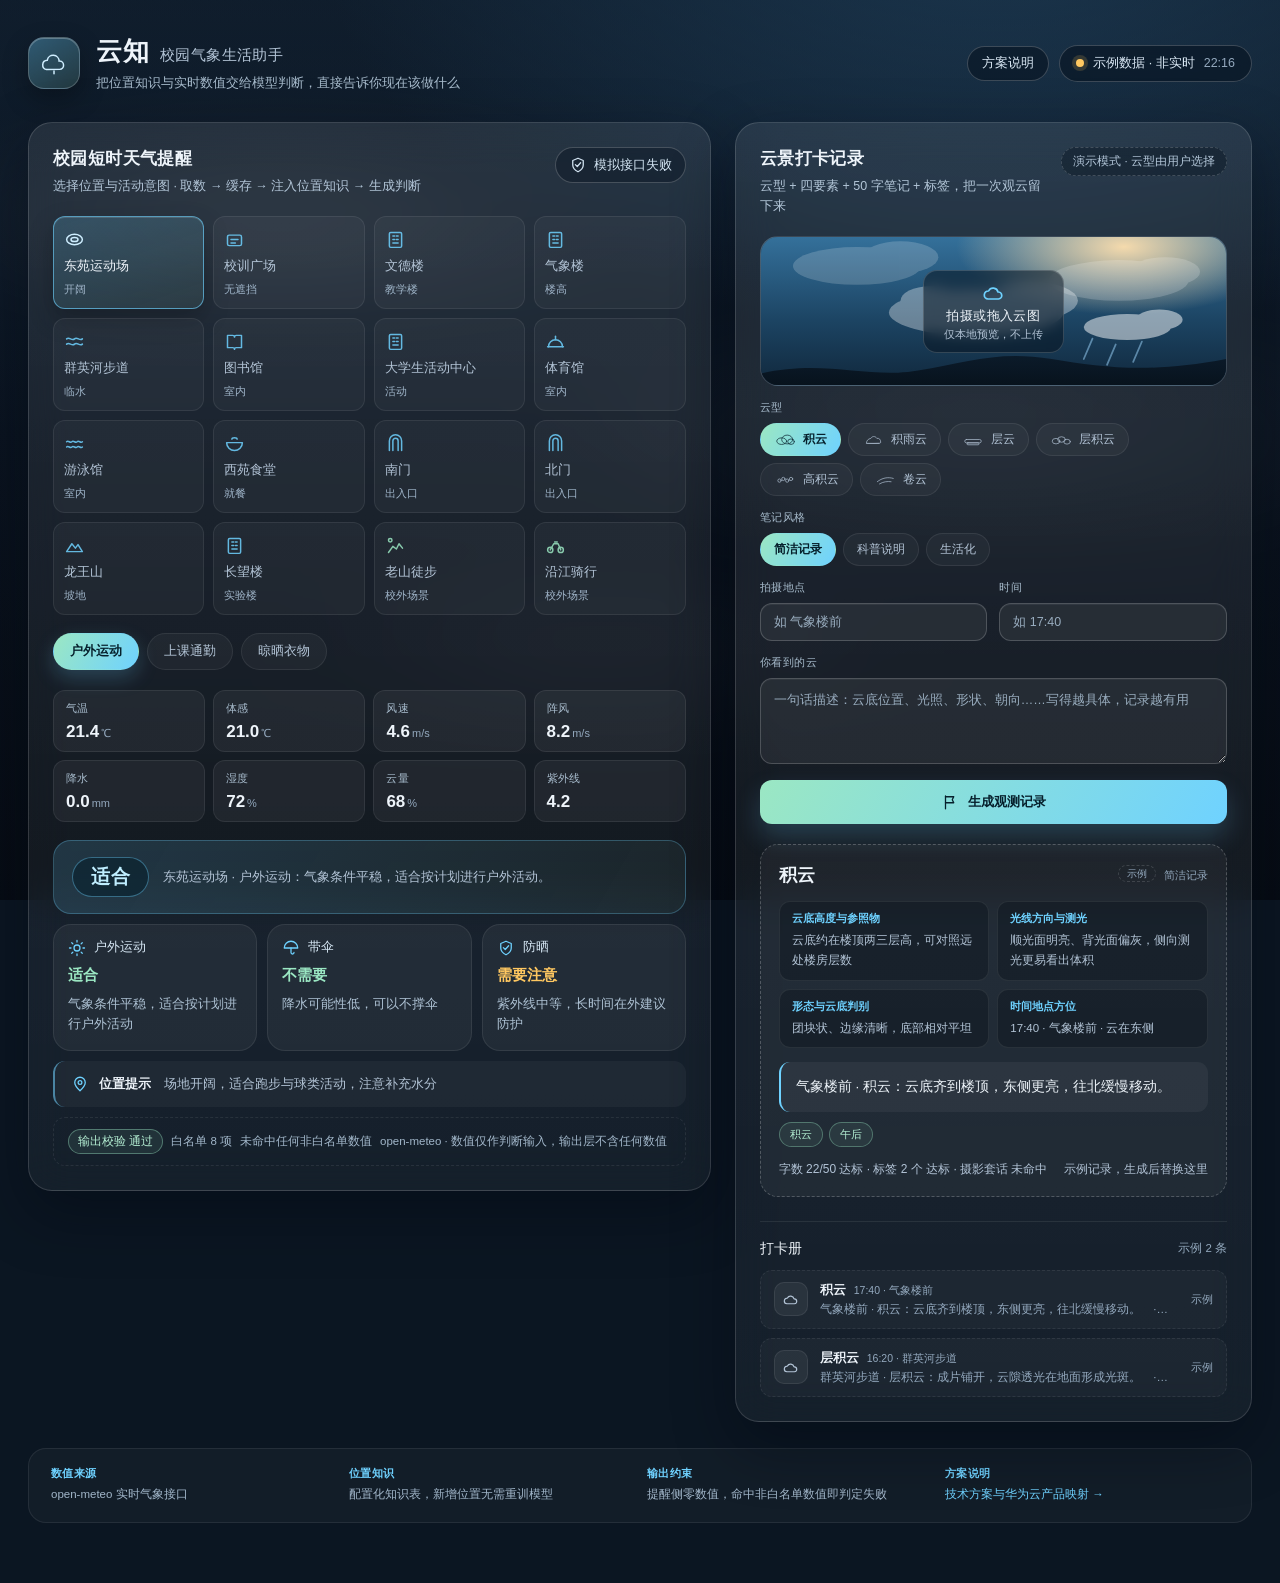
<file: index.html>
<!DOCTYPE html>
<html lang="zh-CN">
<head>
<meta charset="utf-8">
<meta name="viewport" content="width=device-width, initial-scale=1">
<title>云知 · 校园气象生活助手</title>
<meta name="description" content="位置级天气决策与云景观测记录的校园气象助手">
<link rel="icon" href="favicon.svg" type="image/svg+xml">
<link rel="stylesheet" href="css/style.css">
</head>
<body data-scene="cloudy">

<svg class="sprite" aria-hidden="true">
  <symbol id="i-field" viewBox="0 0 24 24"><ellipse cx="12" cy="12" rx="9" ry="6"/><ellipse cx="12" cy="12" rx="4" ry="2.4"/></symbol>
  <symbol id="i-square" viewBox="0 0 24 24"><rect x="4" y="7" width="16" height="12" rx="2"/><path d="M8 12h8M8 16h5"/></symbol>
  <symbol id="i-building" viewBox="0 0 24 24"><rect x="5" y="4" width="14" height="17" rx="1.5"/><path d="M9 8h2M13 8h2M9 12h2M13 12h2M9 16h6"/></symbol>
  <symbol id="i-river" viewBox="0 0 24 24"><path d="M3 9c3-3 6 3 9 0s6 3 9 0"/><path d="M3 15c3-3 6 3 9 0s6 3 9 0"/></symbol>
  <symbol id="i-book" viewBox="0 0 24 24"><path d="M4 5h6a2 2 0 0 1 2 2 2 2 0 0 1 2-2h6v14h-6a2 2 0 0 0-2 2 2 2 0 0 0-2-2H4z"/></symbol>
  <symbol id="i-dome" viewBox="0 0 24 24"><path d="M4 18a8 8 0 0 1 16 0"/><path d="M3 18h18"/><path d="M12 6v4"/></symbol>
  <symbol id="i-wave" viewBox="0 0 24 24"><path d="M3 10c2-2 4 2 6 0s4 2 6 0 4 2 6 0"/><path d="M3 16c2-2 4 2 6 0s4 2 6 0 4 2 6 0"/></symbol>
  <symbol id="i-bowl" viewBox="0 0 24 24"><path d="M3 11h18a9 9 0 0 1-18 0z"/><path d="M9 7c0-2 6-2 6 0"/></symbol>
  <symbol id="i-gate" viewBox="0 0 24 24"><path d="M5 20V9a7 7 0 0 1 14 0v11"/><path d="M9 20V9a3 3 0 0 1 6 0v11"/></symbol>
  <symbol id="i-hill" viewBox="0 0 24 24"><path d="M3 19l6-9 4 5 3-4 5 8z"/></symbol>
  <symbol id="i-trail" viewBox="0 0 24 24"><path d="M4 20l5-7 4 3 3-6 4 5"/><circle cx="6" cy="6" r="2"/></symbol>
  <symbol id="i-ride" viewBox="0 0 24 24"><circle cx="6" cy="17" r="3"/><circle cx="18" cy="17" r="3"/><path d="M6 17l4-7h5l3 7"/><path d="M11 8h3"/></symbol>
  <symbol id="i-sun" viewBox="0 0 24 24"><circle cx="12" cy="12" r="4"/><path d="M12 2v2M12 20v2M2 12h2M20 12h2M5 5l1.5 1.5M17.5 17.5L19 19M19 5l-1.5 1.5M6.5 17.5L5 19"/></symbol>
  <symbol id="i-cloud" viewBox="0 0 24 24"><path d="M7 18a4 4 0 0 1 .6-8A5 5 0 0 1 17 11a3.5 3.5 0 0 1 .5 7z"/></symbol>
  <symbol id="i-umbrella" viewBox="0 0 24 24"><path d="M3 12a9 9 0 0 1 18 0z"/><path d="M12 12v6a2 2 0 0 0 4 0"/></symbol>
  <symbol id="i-shield" viewBox="0 0 24 24"><path d="M12 3l7 3v6c0 4-3 7-7 9-4-2-7-5-7-9V6z"/><path d="M8.5 11.5l2.5 2.5 4.5-5"/></symbol>
  <symbol id="i-flag" viewBox="0 0 24 24"><path d="M6 21V4"/><path d="M6 5h11l-2 4 2 4H6"/></symbol>
  <symbol id="i-pin" viewBox="0 0 24 24"><path d="M12 21s7-6.4 7-11a7 7 0 1 0-14 0c0 4.6 7 11 7 11z"/><circle cx="12" cy="10" r="2.5"/></symbol>
</svg>

<div class="sky" aria-hidden="true">
  <div class="sun-orb"></div>
  <div class="cloud-band band-1"></div>
  <div class="cloud-band band-2"></div>
  <div class="cloud-band band-3"></div>
  <div class="rain-veil"></div>
  <div class="stars"></div>
</div>

<div class="app">

  <header class="topbar">
    <div class="brand">
      <div class="brand-mark">
        <svg viewBox="0 0 32 32" fill="none" stroke="currentColor" stroke-width="1.6" stroke-linecap="round">
          <path d="M8 23a5 5 0 0 1 .8-9.9A6.4 6.4 0 0 1 21.5 14a4.4 4.4 0 0 1 .6 8.8z"/>
          <path d="M16 27.5v-3"/>
        </svg>
      </div>
      <div class="brand-text">
        <h1>云知<span>校园气象生活助手</span></h1>
        <p>把位置知识与实时数值交给模型判断，直接告诉你现在该做什么</p>
      </div>
    </div>
    <div class="top-actions">
      <a class="top-link" href="about.html">方案说明</a>
      <div class="status" id="statusBar">
        <span class="dot" id="dataDot"></span>
        <span id="dataState">正在获取实时气象数据</span>
        <time id="dataTime">--:--</time>
      </div>
    </div>
  </header>

  <main>

    <section class="stage stage-advice" id="stageAdvice">
      <div class="stage-head">
        <div>
          <h2>校园短时天气提醒</h2>
          <p>选择位置与活动意图 · 取数 → 缓存 → 注入位置知识 → 生成判断</p>
        </div>
        <div class="stage-tools">
          <button class="btn-ghost" id="degradeBtn" type="button">
            <svg class="icon"><use href="#i-shield"></use></svg>
            <span id="degradeLabel">模拟接口失败</span>
          </button>
        </div>
      </div>

      <div class="loc-grid" id="locGrid" role="group" aria-label="选择位置"></div>

      <div class="intent-row" id="intentRow" role="group" aria-label="选择活动意图"></div>

      <div class="metrics" id="metrics"></div>

      <div class="verdict" id="verdict"></div>
    </section>

    <section class="stage stage-cloud" id="stageCloud">
      <div class="stage-head">
        <div>
          <h2>云景打卡记录</h2>
          <p>云型 + 四要素 + 50 字笔记 + 标签，把一次观云留下来</p>
        </div>
        <div class="stage-tools">
          <span class="mode-tag">演示模式 · 云型由用户选择</span>
        </div>
      </div>

      <div class="cloud-work">
        <div class="cloud-form">

          <div class="upload-row">
            <label class="drop" id="dropZone" for="fileInput">
              <svg class="drop-art" viewBox="0 0 320 130" preserveAspectRatio="xMidYMid slice" aria-hidden="true">
                <defs>
                  <linearGradient id="dropSky" x1="0" y1="0" x2="0" y2="1">
                    <stop offset="0" stop-color="#3a7ba8"/>
                    <stop offset="0.55" stop-color="#1c4463"/>
                    <stop offset="1" stop-color="#0d1f30"/>
                  </linearGradient>
                  <radialGradient id="dropSun" cx="0.78" cy="0.16" r="0.36">
                    <stop offset="0" stop-color="#ffe0ae" stop-opacity="0.95"/>
                    <stop offset="1" stop-color="#ffe0ae" stop-opacity="0"/>
                  </radialGradient>
                  <linearGradient id="dropGround" x1="0" y1="0" x2="0" y2="1">
                    <stop offset="0" stop-color="#0a1826" stop-opacity="0.9"/>
                    <stop offset="1" stop-color="#050d14"/>
                  </linearGradient>
                </defs>
                <rect width="320" height="130" fill="url(#dropSky)"/>
                <rect width="320" height="130" fill="url(#dropSun)"/>
                <g fill="#ffffff" opacity="0.18">
                  <ellipse cx="66" cy="34" rx="44" ry="13"/>
                  <ellipse cx="96" cy="28" rx="26" ry="11"/>
                  <ellipse cx="246" cy="44" rx="48" ry="14"/>
                  <ellipse cx="278" cy="38" rx="24" ry="10"/>
                </g>
                <g fill="#ffffff" opacity="0.34">
                  <ellipse cx="148" cy="66" rx="60" ry="16"/>
                  <ellipse cx="186" cy="58" rx="32" ry="13"/>
                  <ellipse cx="116" cy="58" rx="20" ry="10"/>
                </g>
                <g fill="#ffffff" opacity="0.5">
                  <ellipse cx="252" cy="76" rx="30" ry="9"/>
                  <ellipse cx="274" cy="71" rx="16" ry="7"/>
                </g>
                <path d="M0 108c44-10 74 4 108-2s56-14 92-8 68 10 120 0v32H0z" fill="url(#dropGround)"/>
                <g stroke="#9fd8ff" stroke-width="1.2" stroke-linecap="round" opacity="0.5">
                  <path d="M228 84l-6 14"/><path d="M244 88l-6 14"/><path d="M262 86l-6 14"/>
                </g>
              </svg>
              <span class="drop-content">
                <svg class="icon"><use href="#i-cloud"></use></svg>
                <span class="drop-title">拍摄或拖入云图</span>
                <span class="drop-sub">仅本地预览，不上传</span>
              </span>
              <img id="previewImg" alt="">
            </label>
            <input type="file" id="fileInput" accept="image/*" hidden>
          </div>

          <div class="field">
            <span class="field-label">云型</span>
            <div class="chip-grid" id="cloudTypes" role="group" aria-label="选择云型"></div>
          </div>

          <div class="field">
            <span class="field-label">笔记风格</span>
            <div class="chip-grid" id="styles" role="group" aria-label="选择笔记风格"></div>
          </div>

          <div class="field two-col">
            <label>
              <span class="field-label">拍摄地点</span>
              <input type="text" id="cloudPlace" placeholder="如 气象楼前" autocomplete="off">
            </label>
            <label>
              <span class="field-label">时间</span>
              <input type="text" id="cloudTime" placeholder="如 17:40" autocomplete="off">
            </label>
          </div>

          <div class="field">
            <span class="field-label">你看到的云</span>
            <textarea id="cloudDesc" rows="3" placeholder="一句话描述：云底位置、光照、形状、朝向……写得越具体，记录越有用"></textarea>
          </div>

          <button class="btn-primary" id="genRecord" type="button">
            <svg class="icon"><use href="#i-flag"></use></svg>
            生成观测记录
          </button>
        </div>

        <div class="record-out" id="recordOut">
          <div class="empty-state">
            <svg class="icon big"><use href="#i-cloud"></use></svg>
            <p>填写后自动生成结构化记录</p>
            <span>四要素 · 50 字笔记 · 标签</span>
          </div>
        </div>
      </div>

      <div class="album-head">
        <h3>打卡册</h3>
        <span id="albumCount">0 条记录</span>
      </div>
      <div class="album" id="album"></div>
    </section>

  </main>

  <footer class="foot">
    <div class="foot-item"><b>数值来源</b><span id="srcLine">open-meteo 实时气象接口</span></div>
    <div class="foot-item"><b>位置知识</b><span>配置化知识表，新增位置无需重训模型</span></div>
    <div class="foot-item"><b>输出约束</b><span>提醒侧零数值，命中非白名单数值即判定失败</span></div>
    <div class="foot-item"><b>方案说明</b><a class="foot-link" href="about.html">技术方案与华为云产品映射 →</a></div>
  </footer>

</div>

<script src="js/data.js"></script>
<script src="js/weather.js"></script>
<script src="js/engine.js"></script>
<script src="js/app.js"></script>
</body>
</html>
</file>
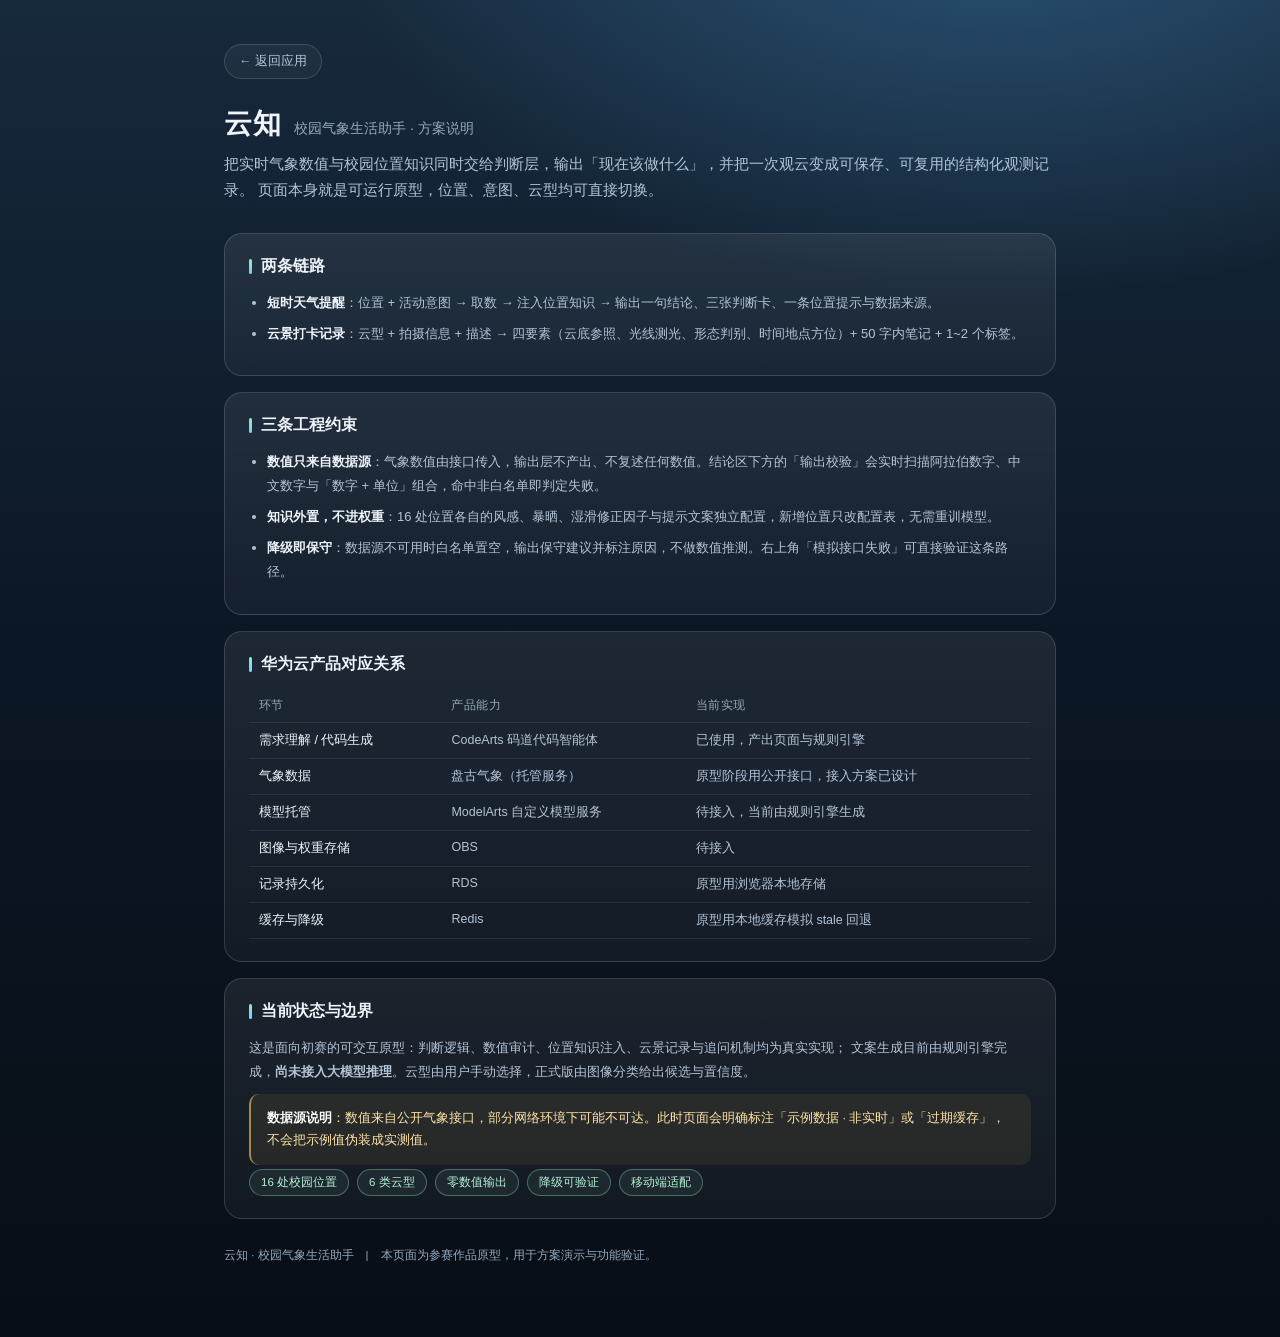
<file: about.html>
<!DOCTYPE html>
<html lang="zh-CN">
<head>
<meta charset="utf-8">
<meta name="viewport" content="width=device-width, initial-scale=1">
<title>方案说明 · 云知</title>
<link rel="icon" href="favicon.svg" type="image/svg+xml">
<style>
  :root {
    --ink: #eef4fa; --ink-soft: #b3c4d6; --ink-dim: #94a9be;
    --line: rgba(255,255,255,.14); --line-soft: rgba(255,255,255,.08);
    --accent: #6fd2ff; --accent-2: #9be7c3; --warn: #ffc861;
  }
  * { box-sizing: border-box; }
  body {
    margin: 0; color: var(--ink); min-height: 100vh;
    font-family: "PingFang SC","Microsoft YaHei","Noto Sans SC",-apple-system,"Segoe UI",sans-serif;
    background:
      radial-gradient(1100px 700px at 78% -10%, #2b5679 0%, transparent 62%),
      linear-gradient(180deg, #17293c 0%, #0c1725 48%, #080e16 100%);
    -webkit-font-smoothing: antialiased;
  }
  .wrap { max-width: 880px; margin: 0 auto; padding: 44px 24px 72px; }
  .back {
    display: inline-flex; align-items: center; gap: 8px; font-size: 12.5px;
    color: var(--ink-soft); text-decoration: none; padding: 8px 14px;
    border-radius: 999px; border: 1px solid var(--line); background: rgba(255,255,255,.04);
    transition: all .2s ease;
  }
  .back:hover { color: #fff; border-color: rgba(111,210,255,.55); }
  h1 { font-size: 28px; margin: 26px 0 8px; letter-spacing: 1px; }
  h1 small { font-size: 14px; font-weight: 400; color: var(--ink-dim); margin-left: 12px; letter-spacing: 0; }
  .lead { color: var(--ink-soft); font-size: 14.5px; line-height: 1.8; margin: 0 0 30px; }
  section {
    background: linear-gradient(180deg, rgba(255,255,255,.075), rgba(255,255,255,.04));
    border: 1px solid var(--line); border-radius: 18px; padding: 22px 24px; margin-bottom: 16px;
  }
  h2 { font-size: 15.5px; margin: 0 0 14px; display: flex; align-items: center; gap: 9px; }
  h2::before { content: ""; width: 3px; height: 15px; border-radius: 2px; background: linear-gradient(180deg, var(--accent-2), var(--accent)); }
  p { font-size: 13px; line-height: 1.85; color: var(--ink-soft); margin: 0 0 10px; }
  p:last-child { margin-bottom: 0; }
  ul { margin: 0; padding-left: 18px; }
  li { font-size: 13px; line-height: 1.85; color: var(--ink-soft); margin-bottom: 7px; }
  li b { color: var(--ink); font-weight: 600; }
  table { width: 100%; border-collapse: collapse; font-size: 12.5px; }
  th, td { text-align: left; padding: 9px 10px; border-bottom: 1px solid var(--line-soft); color: var(--ink-soft); vertical-align: top; }
  th { color: var(--ink-dim); font-weight: 500; font-size: 11.5px; letter-spacing: .4px; }
  td:first-child { color: var(--ink); white-space: nowrap; }
  .note {
    border-left: 2px solid rgba(255,200,97,.6); background: rgba(255,200,97,.08);
    border-radius: 10px; padding: 13px 16px; font-size: 12.5px; line-height: 1.8; color: #ffe2a6;
  }
  .note b { color: #fff; }
  .badges { display: flex; flex-wrap: wrap; gap: 8px; margin-top: 4px; }
  .badge {
    font-size: 11.5px; padding: 5px 11px; border-radius: 999px;
    border: 1px solid rgba(155,231,195,.35); color: #b5f0d4; background: rgba(155,231,195,.08);
  }
  footer { margin-top: 26px; font-size: 11.5px; color: var(--ink-dim); line-height: 1.8; }
  @media (max-width: 640px) {
    .wrap { padding: 26px 15px 48px; }
    h1 { font-size: 22px; }
    h1 small { display: block; margin: 8px 0 0; }
    section { padding: 17px 16px; border-radius: 15px; }
    table { font-size: 11.5px; }
    th, td { padding: 7px 6px; }
  }
</style>
</head>
<body>
<div class="wrap">

  <a class="back" href="index.html">← 返回应用</a>

  <h1>云知<small>校园气象生活助手 · 方案说明</small></h1>
  <p class="lead">
    把实时气象数值与校园位置知识同时交给判断层，输出「现在该做什么」，并把一次观云变成可保存、可复用的结构化观测记录。
    页面本身就是可运行原型，位置、意图、云型均可直接切换。
  </p>

  <section>
    <h2>两条链路</h2>
    <ul>
      <li><b>短时天气提醒</b>：位置 + 活动意图 → 取数 → 注入位置知识 → 输出一句结论、三张判断卡、一条位置提示与数据来源。</li>
      <li><b>云景打卡记录</b>：云型 + 拍摄信息 + 描述 → 四要素（云底参照、光线测光、形态判别、时间地点方位）+ 50 字内笔记 + 1~2 个标签。</li>
    </ul>
  </section>

  <section>
    <h2>三条工程约束</h2>
    <ul>
      <li><b>数值只来自数据源</b>：气象数值由接口传入，输出层不产出、不复述任何数值。结论区下方的「输出校验」会实时扫描阿拉伯数字、中文数字与「数字 + 单位」组合，命中非白名单即判定失败。</li>
      <li><b>知识外置，不进权重</b>：16 处位置各自的风感、暴晒、湿滑修正因子与提示文案独立配置，新增位置只改配置表，无需重训模型。</li>
      <li><b>降级即保守</b>：数据源不可用时白名单置空，输出保守建议并标注原因，不做数值推测。右上角「模拟接口失败」可直接验证这条路径。</li>
    </ul>
  </section>

  <section>
    <h2>华为云产品对应关系</h2>
    <table>
      <thead><tr><th>环节</th><th>产品能力</th><th>当前实现</th></tr></thead>
      <tbody>
        <tr><td>需求理解 / 代码生成</td><td>CodeArts 码道代码智能体</td><td>已使用，产出页面与规则引擎</td></tr>
        <tr><td>气象数据</td><td>盘古气象（托管服务）</td><td>原型阶段用公开接口，接入方案已设计</td></tr>
        <tr><td>模型托管</td><td>ModelArts 自定义模型服务</td><td>待接入，当前由规则引擎生成</td></tr>
        <tr><td>图像与权重存储</td><td>OBS</td><td>待接入</td></tr>
        <tr><td>记录持久化</td><td>RDS</td><td>原型用浏览器本地存储</td></tr>
        <tr><td>缓存与降级</td><td>Redis</td><td>原型用本地缓存模拟 stale 回退</td></tr>
      </tbody>
    </table>
  </section>

  <section>
    <h2>当前状态与边界</h2>
    <p>
      这是面向初赛的可交互原型：判断逻辑、数值审计、位置知识注入、云景记录与追问机制均为真实实现；
      文案生成目前由规则引擎完成，<b>尚未接入大模型推理</b>。云型由用户手动选择，正式版由图像分类给出候选与置信度。
    </p>
    <div class="note">
      <b>数据源说明</b>：数值来自公开气象接口，部分网络环境下可能不可达。此时页面会明确标注「示例数据 · 非实时」或「过期缓存」，
      不会把示例值伪装成实测值。
    </div>
    <div class="badges">
      <span class="badge">16 处校园位置</span>
      <span class="badge">6 类云型</span>
      <span class="badge">零数值输出</span>
      <span class="badge">降级可验证</span>
      <span class="badge">移动端适配</span>
    </div>
  </section>

  <footer>
    云知 · 校园气象生活助手　|　本页面为参赛作品原型，用于方案演示与功能验证。
  </footer>

</div>
</body>
</html>
</file>
<file: css/style.css>
:root {
  --ink: #eef4fa;
  --ink-soft: #b3c4d6;
  --ink-dim: #94a9be;
  --glass: rgba(255, 255, 255, 0.07);
  --glass-strong: rgba(255, 255, 255, 0.12);
  --line: rgba(255, 255, 255, 0.14);
  --line-soft: rgba(255, 255, 255, 0.08);
  --accent: #6fd2ff;
  --accent-2: #9be7c3;
  --warn: #ffc861;
  --danger: #ff7d7d;
  --radius: 18px;
  --radius-sm: 12px;
  --shadow: 0 22px 60px rgba(2, 8, 16, 0.42);
}

* { box-sizing: border-box; }

html, body { margin: 0; padding: 0; }

body {
  font-family: "PingFang SC", "Microsoft YaHei", "Noto Sans SC", -apple-system, "Segoe UI", sans-serif;
  color: var(--ink);
  background: #0b1622;
  min-height: 100vh;
  -webkit-font-smoothing: antialiased;
}

/* ---------- sky ---------- */
.sky {
  position: fixed;
  inset: 0;
  z-index: -1;
  overflow: hidden;
  background:
    radial-gradient(1100px 700px at 78% -10%, #2b5679 0%, transparent 62%),
    linear-gradient(180deg, #17293c 0%, #0c1725 48%, #080e16 100%);
  transition: background 1.4s ease;
}
body[data-scene="clear"] .sky {
  background:
    radial-gradient(900px 620px at 76% 6%, #ffd79a 0%, rgba(255, 190, 110, 0.35) 26%, transparent 62%),
    linear-gradient(180deg, #3f7fae 0%, #1d4568 46%, #0d1b2a 100%);
}
body[data-scene="hot"] .sky {
  background:
    radial-gradient(880px 600px at 74% 4%, #ffbe72 0%, rgba(255, 138, 76, 0.32) 28%, transparent 62%),
    linear-gradient(180deg, #8a4a2a 0%, #3c2118 48%, #140b09 100%);
}
body[data-scene="rain"] .sky {
  background:
    radial-gradient(900px 620px at 60% -6%, #33556f 0%, transparent 60%),
    linear-gradient(180deg, #1e3144 0%, #101e2c 50%, #080e15 100%);
}
body[data-scene="storm"] .sky {
  background:
    radial-gradient(760px 520px at 66% -4%, #4a3f6b 0%, transparent 58%),
    linear-gradient(180deg, #2b2340 0%, #14121f 52%, #07070c 100%);
}
body[data-scene="fog"] .sky {
  background:
    radial-gradient(900px 660px at 50% 16%, #6d7c88 0%, transparent 66%),
    linear-gradient(180deg, #48555f 0%, #232d36 54%, #0d1218 100%);
}
body[data-scene="snow"] .sky {
  background:
    radial-gradient(900px 640px at 62% 0%, #7d93a8 0%, transparent 64%),
    linear-gradient(180deg, #44566b 0%, #1d2836 54%, #0a1018 100%);
}
body[data-scene="wind"] .sky {
  background:
    radial-gradient(900px 620px at 70% 2%, #2e6a72 0%, transparent 62%),
    linear-gradient(180deg, #1c414a 0%, #0e2328 52%, #060f12 100%);
}

.sun-orb {
  position: absolute;
  top: -140px;
  right: 6%;
  width: 520px;
  height: 520px;
  border-radius: 50%;
  background: radial-gradient(circle at 50% 50%, rgba(255, 233, 190, 0.85), rgba(255, 203, 140, 0.22) 42%, transparent 68%);
  filter: blur(6px);
  opacity: 0;
  transition: opacity 1.2s ease, transform 1.2s ease;
  animation: breathe 9s ease-in-out infinite;
}
body[data-scene="clear"] .sun-orb { opacity: 1; }
body[data-scene="hot"] .sun-orb { opacity: 0.95; transform: scale(1.1); }
body[data-scene="fog"] .sun-orb { opacity: 0.18; }
body[data-scene="snow"] .sun-orb { opacity: 0.12; }

@keyframes breathe {
  0%, 100% { transform: scale(1); }
  50% { transform: scale(1.06); }
}

.cloud-band {
  position: absolute;
  border-radius: 50%;
  filter: blur(34px);
  opacity: 0.5;
  background: radial-gradient(ellipse at 50% 50%, rgba(255, 255, 255, 0.22), rgba(255, 255, 255, 0.04) 58%, transparent 74%);
  transition: opacity 1s ease;
}
.band-1 { width: 760px; height: 220px; top: 12%; left: -8%; animation: drift 78s ease-in-out infinite alternate; }
.band-2 { width: 900px; height: 260px; top: 34%; right: -12%; opacity: 0.38; animation: drift 96s ease-in-out infinite alternate-reverse; }
.band-3 { width: 640px; height: 190px; top: 62%; left: 22%; opacity: 0.26; animation: drift 118s ease-in-out infinite alternate; }
body[data-scene="clear"] .cloud-band { opacity: 0.22; }
body[data-scene="rain"] .cloud-band { opacity: 0.62; filter: blur(30px) saturate(0.7); }
body[data-scene="storm"] .cloud-band { opacity: 0.7; filter: blur(26px) saturate(0.5); }
body[data-scene="fog"] .cloud-band { opacity: 0.34; }

@keyframes drift {
  from { transform: translate3d(-3%, 0, 0) scale(1); }
  to { transform: translate3d(5%, -2%, 0) scale(1.08); }
}

.rain-veil {
  position: absolute;
  inset: -20%;
  opacity: 0;
  background-image: repeating-linear-gradient(104deg, rgba(186, 224, 255, 0.16) 0 1px, transparent 1px 9px);
  transition: opacity 1s ease;
}
body[data-scene="rain"] .rain-veil { opacity: 0.55; animation: rainfall 0.9s linear infinite; }
body[data-scene="storm"] .rain-veil { opacity: 0.45; animation: rainfall 0.6s linear infinite; }
body[data-scene="snow"] .rain-veil { opacity: 0.18; }

@keyframes rainfall {
  from { transform: translate3d(0, -12px, 0); }
  to { transform: translate3d(0, 0, 0); }
}

.stars {
  position: absolute;
  inset: 0;
  opacity: 0;
  background-image:
    radial-gradient(1.4px 1.4px at 12% 18%, rgba(255,255,255,.8), transparent),
    radial-gradient(1.2px 1.2px at 28% 8%, rgba(255,255,255,.65), transparent),
    radial-gradient(1.6px 1.6px at 44% 26%, rgba(255,255,255,.7), transparent),
    radial-gradient(1.1px 1.1px at 63% 12%, rgba(255,255,255,.55), transparent),
    radial-gradient(1.5px 1.5px at 81% 22%, rgba(255,255,255,.75), transparent),
    radial-gradient(1.2px 1.2px at 90% 40%, rgba(255,255,255,.5), transparent),
    radial-gradient(1.1px 1.1px at 36% 44%, rgba(255,255,255,.45), transparent);
  transition: opacity 1.4s ease;
}
body[data-scene="storm"] .stars { opacity: 0.4; }

.sprite { position: absolute; width: 0; height: 0; overflow: hidden; }

.icon {
  width: 18px;
  height: 18px;
  fill: none;
  stroke: currentColor;
  stroke-width: 1.7;
  stroke-linecap: round;
  stroke-linejoin: round;
  flex: none;
}
.icon.big { width: 44px; height: 44px; stroke-width: 1.2; }

/* ---------- layout ---------- */
.app {
  max-width: 1280px;
  margin: 0 auto;
  padding: 34px 28px 60px;
}

.topbar {
  display: flex;
  align-items: center;
  justify-content: space-between;
  gap: 24px;
  flex-wrap: wrap;
  margin-bottom: 30px;
}

.brand { display: flex; align-items: center; gap: 16px; }

.brand-mark {
  width: 52px;
  height: 52px;
  border-radius: 16px;
  display: grid;
  place-items: center;
  color: #cfeeff;
  background: linear-gradient(150deg, rgba(111, 210, 255, 0.34), rgba(155, 231, 195, 0.14));
  border: 1px solid rgba(255, 255, 255, 0.2);
  box-shadow: inset 0 1px 0 rgba(255, 255, 255, 0.25), 0 10px 26px rgba(0, 0, 0, 0.28);
}
.brand-mark svg { width: 30px; height: 30px; }

.brand-text h1 {
  margin: 0;
  font-size: 26px;
  letter-spacing: 1px;
  font-weight: 650;
  display: flex;
  align-items: baseline;
  gap: 10px;
}
.brand-text h1 span {
  font-size: 15px;
  font-weight: 500;
  color: var(--ink-soft);
  letter-spacing: 0.4px;
}
.brand-text p {
  margin: 5px 0 0;
  font-size: 13px;
  color: var(--ink-dim);
}

.status {
  display: flex;
  align-items: center;
  gap: 9px;
  padding: 9px 16px;
  border-radius: 999px;
  background: var(--glass);
  border: 1px solid var(--line-soft);
  backdrop-filter: blur(14px);
  font-size: 12.5px;
  color: var(--ink-soft);
  white-space: nowrap;
}
.status .dot {
  width: 8px;
  height: 8px;
  border-radius: 50%;
  background: var(--accent);
  box-shadow: 0 0 0 4px rgba(111, 210, 255, 0.14);
  animation: pulse 2.4s ease-in-out infinite;
}
.status.live .dot { background: var(--accent-2); box-shadow: 0 0 0 4px rgba(155, 231, 195, 0.16); }
.status.fallback .dot { background: var(--warn); box-shadow: 0 0 0 4px rgba(255, 200, 97, 0.16); }
.status.degraded .dot { background: var(--danger); box-shadow: 0 0 0 4px rgba(255, 125, 125, 0.16); }
.status time { color: var(--ink-dim); font-variant-numeric: tabular-nums; }

@keyframes pulse {
  0%, 100% { opacity: 1; }
  50% { opacity: 0.45; }
}

main {
  display: grid;
  grid-template-columns: 1.32fr 1fr;
  gap: 24px;
  align-items: start;
}

.stage {
  background: linear-gradient(180deg, rgba(255, 255, 255, 0.085), rgba(255, 255, 255, 0.045));
  border: 1px solid var(--line);
  border-radius: 24px;
  padding: 24px;
  backdrop-filter: blur(20px);
  box-shadow: var(--shadow);
}

.stage-head {
  display: flex;
  align-items: flex-start;
  justify-content: space-between;
  gap: 16px;
  margin-bottom: 20px;
}
.stage-head h2 {
  margin: 0;
  font-size: 17px;
  font-weight: 620;
  letter-spacing: 0.4px;
}
.stage-head p {
  margin: 6px 0 0;
  font-size: 12.5px;
  color: var(--ink-dim);
  line-height: 1.6;
}
.stage-tools { display: flex; align-items: center; gap: 8px; flex: none; }

.mode-tag {
  font-size: 11.5px;
  color: var(--ink-dim);
  padding: 6px 11px;
  border-radius: 999px;
  border: 1px dashed var(--line);
  white-space: nowrap;
}

.btn-ghost {
  display: inline-flex;
  align-items: center;
  gap: 7px;
  font: inherit;
  font-size: 12.5px;
  color: var(--ink-soft);
  padding: 8px 13px;
  border-radius: 999px;
  border: 1px solid var(--line);
  background: rgba(255, 255, 255, 0.04);
  cursor: pointer;
  transition: all 0.2s ease;
}
.btn-ghost:hover { color: var(--ink); border-color: rgba(255, 255, 255, 0.3); background: rgba(255, 255, 255, 0.09); }
.btn-ghost.active {
  color: #ffdede;
  border-color: rgba(255, 125, 125, 0.55);
  background: rgba(255, 125, 125, 0.14);
}

/* ---------- location grid ---------- */
.loc-grid {
  display: grid;
  grid-template-columns: repeat(auto-fill, minmax(104px, 1fr));
  gap: 9px;
}

.loc-card {
  font: inherit;
  display: flex;
  flex-direction: column;
  gap: 8px;
  padding: 12px 10px 11px;
  border-radius: var(--radius-sm);
  border: 1px solid var(--line-soft);
  background: rgba(255, 255, 255, 0.035);
  color: var(--ink-soft);
  cursor: pointer;
  text-align: left;
  transition: transform 0.18s ease, border-color 0.18s ease, background 0.18s ease, color 0.18s ease;
}
.loc-card .icon { width: 21px; height: 21px; color: var(--accent); opacity: 0.85; }
.loc-card .loc-name { font-size: 12.5px; line-height: 1.35; }
.loc-card .loc-meta { font-size: 10.5px; color: var(--ink-dim); }
.loc-card:hover { transform: translateY(-2px); border-color: rgba(255, 255, 255, 0.24); background: rgba(255, 255, 255, 0.07); }
.loc-card[aria-pressed="true"] {
  color: var(--ink);
  border-color: rgba(111, 210, 255, 0.62);
  background: linear-gradient(160deg, rgba(111, 210, 255, 0.2), rgba(155, 231, 195, 0.08));
  box-shadow: 0 10px 24px rgba(0, 0, 0, 0.25), inset 0 1px 0 rgba(255, 255, 255, 0.14);
}
.loc-card[aria-pressed="true"] .icon { color: #cfeeff; opacity: 1; }
.loc-card.outdoor .icon { color: var(--accent-2); }

/* ---------- intent ---------- */
.intent-row {
  display: flex;
  flex-wrap: wrap;
  gap: 8px;
  margin: 18px 0 4px;
}

.intent-chip {
  font: inherit;
  font-size: 12.5px;
  padding: 9px 16px;
  border-radius: 999px;
  border: 1px solid var(--line-soft);
  background: rgba(255, 255, 255, 0.04);
  color: var(--ink-soft);
  cursor: pointer;
  transition: all 0.18s ease;
}
.intent-chip:hover { border-color: rgba(255, 255, 255, 0.26); color: var(--ink); }
.intent-chip[aria-pressed="true"] {
  color: #06202c;
  background: linear-gradient(120deg, #9be7c3, #6fd2ff);
  border-color: transparent;
  font-weight: 600;
  box-shadow: 0 8px 20px rgba(111, 210, 255, 0.22);
}

/* ---------- metrics ---------- */
.metrics {
  display: grid;
  grid-template-columns: repeat(auto-fit, minmax(96px, 1fr));
  gap: 8px;
  margin: 20px 0 6px;
}

.metric {
  padding: 11px 12px;
  border-radius: var(--radius-sm);
  background: rgba(255, 255, 255, 0.05);
  border: 1px solid var(--line-soft);
  min-height: 62px;
  display: flex;
  flex-direction: column;
  justify-content: space-between;
  gap: 6px;
}
.metric .k { font-size: 10.5px; color: var(--ink-dim); letter-spacing: 0.3px; }
.metric .v { font-size: 17px; font-weight: 600; font-variant-numeric: tabular-nums; line-height: 1; }
.metric .v small { font-size: 11px; font-weight: 500; color: var(--ink-dim); margin-left: 2px; }
.metric.null .v { color: var(--ink-dim); font-size: 14px; }

/* ---------- verdict ---------- */
.verdict { margin-top: 18px; }

.verdict-head {
  display: flex;
  align-items: center;
  gap: 14px;
  padding: 16px 18px;
  border-radius: var(--radius);
  background: linear-gradient(120deg, rgba(111, 210, 255, 0.16), rgba(155, 231, 195, 0.06));
  border: 1px solid rgba(111, 210, 255, 0.28);
}
.conclusion-pill {
  font-size: 19px;
  font-weight: 700;
  letter-spacing: 0.5px;
  padding: 6px 18px;
  border-radius: 999px;
  background: rgba(6, 32, 44, 0.55);
  color: #bfeeff;
  border: 1px solid rgba(111, 210, 255, 0.4);
  white-space: nowrap;
}
.verdict-head.level-caution { background: linear-gradient(120deg, rgba(255, 200, 97, 0.17), rgba(255, 255, 255, 0.04)); border-color: rgba(255, 200, 97, 0.34); }
.verdict-head.level-caution .conclusion-pill { color: #ffe2a6; border-color: rgba(255, 200, 97, 0.45); background: rgba(46, 32, 8, 0.55); }
.verdict-head.level-bad { background: linear-gradient(120deg, rgba(255, 125, 125, 0.16), rgba(255, 255, 255, 0.04)); border-color: rgba(255, 125, 125, 0.34); }
.verdict-head.level-bad .conclusion-pill { color: #ffc6c6; border-color: rgba(255, 125, 125, 0.45); background: rgba(46, 12, 12, 0.55); }

.verdict-head .one-line { font-size: 13px; color: var(--ink-soft); line-height: 1.65; margin: 0; }

.cards {
  display: grid;
  grid-template-columns: repeat(3, 1fr);
  gap: 10px;
  margin-top: 10px;
}

.jcard {
  padding: 14px 14px 15px;
  border-radius: var(--radius);
  background: rgba(255, 255, 255, 0.05);
  border: 1px solid var(--line-soft);
  display: flex;
  flex-direction: column;
  gap: 9px;
  animation: rise 0.5s ease both;
}
.jcard:nth-child(2) { animation-delay: 0.06s; }
.jcard:nth-child(3) { animation-delay: 0.12s; }

@keyframes rise {
  from { opacity: 0; transform: translateY(8px); }
  to { opacity: 1; transform: translateY(0); }
}

.jcard-top { display: flex; align-items: center; gap: 8px; color: #d6e7f4; font-size: 12.5px; }
.jcard-top .icon { color: var(--accent); }
.jcard .level { font-size: 15px; font-weight: 640; }
.jcard .level.ok { color: var(--accent-2); }
.jcard .level.mid { color: var(--warn); }
.jcard .level.no { color: var(--danger); }
.jcard .note { font-size: 12.5px; color: #aec2d4; line-height: 1.65; }

.tip-line {
  display: flex;
  gap: 10px;
  align-items: flex-start;
  margin-top: 10px;
  padding: 13px 16px;
  border-radius: var(--radius-sm);
  background: rgba(255, 255, 255, 0.04);
  border-left: 2px solid rgba(111, 210, 255, 0.55);
  font-size: 12.5px;
  color: var(--ink-soft);
  line-height: 1.65;
}
.tip-line .icon { color: var(--accent); margin-top: 1px; }
.tip-line b { color: var(--ink); font-weight: 600; }

.audit {
  margin-top: 10px;
  display: flex;
  flex-wrap: wrap;
  gap: 8px;
  align-items: center;
  font-size: 11.5px;
  color: var(--ink-dim);
  padding: 11px 14px;
  border-radius: var(--radius-sm);
  border: 1px dashed var(--line-soft);
}
.audit .tag {
  display: inline-flex;
  align-items: center;
  gap: 5px;
  padding: 4px 9px;
  border-radius: 999px;
  border: 1px solid var(--line-soft);
  color: var(--ink-soft);
}
.audit .tag.pass { color: #b5f0d4; border-color: rgba(155, 231, 195, 0.4); background: rgba(155, 231, 195, 0.09); }
.audit .tag.fail { color: #ffc0c0; border-color: rgba(255, 125, 125, 0.45); background: rgba(255, 125, 125, 0.1); }
.audit .tag .icon { width: 13px; height: 13px; }

/* ---------- cloud ---------- */
.cloud-work {
  display: grid;
  grid-template-columns: 1fr;
  gap: 16px;
}

.field { display: flex; flex-direction: column; gap: 8px; margin-top: 14px; }
.field.two-col { flex-direction: row; gap: 12px; }
.field.two-col > label { flex: 1; display: flex; flex-direction: column; gap: 8px; }
.field-label { font-size: 11px; color: var(--ink-dim); letter-spacing: 0.5px; }

.upload-row { margin-bottom: 4px; }

.drop {
  position: relative;
  display: flex;
  align-items: center;
  justify-content: center;
  min-height: 150px;
  border-radius: var(--radius);
  border: 1px solid rgba(255, 255, 255, 0.16);
  background: linear-gradient(180deg, rgba(58, 123, 168, 0.3), rgba(13, 31, 48, 0.55));
  cursor: pointer;
  overflow: hidden;
  transition: border-color 0.2s ease, transform 0.2s ease;
}
.drop:hover { border-color: rgba(111, 210, 255, 0.6); }
.drop-art { position: absolute; inset: 0; width: 100%; height: 100%; }
.drop-content {
  position: relative;
  z-index: 1;
  display: inline-flex;
  flex-direction: column;
  align-items: center;
  gap: 3px;
  padding: 10px 20px;
  border-radius: 14px;
  background: rgba(6, 18, 30, 0.52);
  border: 1px solid rgba(255, 255, 255, 0.16);
  backdrop-filter: blur(7px);
}
.drop .icon { width: 24px; height: 24px; color: var(--accent); }
.drop .drop-title { font-size: 12.5px; color: var(--ink); letter-spacing: 0.4px; }
.drop .drop-sub { font-size: 10.5px; color: var(--ink-soft); }
.drop img {
  position: absolute;
  inset: 0;
  width: 100%;
  height: 100%;
  object-fit: cover;
  display: none;
}
.drop.has-img { border-style: solid; border-color: rgba(111, 210, 255, 0.45); }
.drop.has-img img { display: block; }
.drop.has-img .drop-content { display: none; }
.drop.has-img::after {
  content: "点击更换";
  position: absolute;
  right: 10px;
  bottom: 10px;
  font-size: 10.5px;
  padding: 4px 9px;
  border-radius: 999px;
  background: rgba(6, 16, 24, 0.7);
  color: #d6e9f7;
  border: 1px solid rgba(255, 255, 255, 0.18);
}

.chip-grid { display: flex; flex-wrap: wrap; gap: 7px; }

.chip {
  font: inherit;
  font-size: 12px;
  display: inline-flex;
  align-items: center;
  gap: 7px;
  padding: 7px 13px;
  border-radius: 999px;
  border: 1px solid var(--line-soft);
  background: rgba(255, 255, 255, 0.035);
  color: var(--ink-soft);
  cursor: pointer;
  transition: all 0.16s ease;
}
.chip-art {
  width: 22px;
  height: 13px;
  fill: none;
  stroke: currentColor;
  stroke-width: 1.4;
  stroke-linecap: round;
  stroke-linejoin: round;
  opacity: 0.9;
}
.chip:hover { border-color: rgba(255, 255, 255, 0.26); color: var(--ink); }
.chip[aria-pressed="true"] {
  color: #06202c;
  background: linear-gradient(120deg, #9be7c3, #6fd2ff);
  border-color: transparent;
  font-weight: 600;
}

input[type="text"], textarea {
  font: inherit;
  font-size: 12.5px;
  width: 100%;
  padding: 11px 13px;
  border-radius: var(--radius-sm);
  border: 1px solid rgba(255, 255, 255, 0.19);
  background: rgba(255, 255, 255, 0.06);
  color: var(--ink);
  outline: none;
  box-shadow: inset 0 1px 0 rgba(255, 255, 255, 0.05);
  transition: border-color 0.18s ease, background 0.18s ease;
}
input[type="text"]::placeholder, textarea::placeholder { color: rgba(165, 186, 205, 0.9); }
input[type="text"]:focus, textarea:focus {
  border-color: rgba(111, 210, 255, 0.6);
  background: rgba(111, 210, 255, 0.07);
}
textarea { resize: vertical; line-height: 1.65; }

.btn-primary {
  font: inherit;
  font-size: 13px;
  font-weight: 600;
  display: flex;
  align-items: center;
  justify-content: center;
  gap: 9px;
  width: 100%;
  margin-top: 16px;
  padding: 13px 18px;
  border: none;
  border-radius: var(--radius-sm);
  color: #06202c;
  background: linear-gradient(120deg, #9be7c3, #6fd2ff);
  cursor: pointer;
  box-shadow: 0 12px 26px rgba(111, 210, 255, 0.2);
  transition: transform 0.16s ease, box-shadow 0.16s ease;
}
.btn-primary:hover { transform: translateY(-1px); box-shadow: 0 16px 32px rgba(111, 210, 255, 0.26); }
.btn-primary:active { transform: translateY(0); }

/* ---------- record ---------- */
.record-out { margin-top: 4px; }

.empty-state {
  display: flex;
  flex-direction: column;
  align-items: center;
  justify-content: center;
  gap: 8px;
  min-height: 210px;
  border-radius: var(--radius);
  border: 1px dashed var(--line-soft);
  background: rgba(255, 255, 255, 0.02);
  color: var(--ink-dim);
  text-align: center;
  padding: 24px;
}
.empty-state .icon { color: rgba(111, 210, 255, 0.5); }
.empty-state p { margin: 4px 0 0; font-size: 12.5px; color: var(--ink-soft); }
.empty-state span { font-size: 11px; }

.rec-card {
  border-radius: var(--radius);
  border: 1px solid rgba(111, 210, 255, 0.3);
  background: linear-gradient(165deg, rgba(111, 210, 255, 0.12), rgba(255, 255, 255, 0.03));
  padding: 18px;
  animation: rise 0.5s ease both;
}
.rec-head { display: flex; align-items: center; justify-content: space-between; gap: 10px; }
.rec-type { font-size: 18px; font-weight: 680; letter-spacing: 0.6px; }
.rec-meta { font-size: 11px; color: var(--ink-dim); }

.points {
  display: grid;
  grid-template-columns: 1fr 1fr;
  gap: 8px;
  margin: 14px 0;
}
.point {
  padding: 10px 12px;
  border-radius: 11px;
  background: rgba(6, 16, 24, 0.36);
  border: 1px solid var(--line-soft);
}
.point b { display: block; font-size: 10.5px; color: var(--accent); font-weight: 600; margin-bottom: 4px; }
.point span { font-size: 11.5px; color: var(--ink-soft); line-height: 1.55; }

.rec-note {
  font-size: 13.5px;
  line-height: 1.75;
  color: var(--ink);
  padding: 13px 15px;
  border-radius: 11px;
  background: rgba(255, 255, 255, 0.05);
  border-left: 2px solid var(--accent);
}
.rec-tags { display: flex; flex-wrap: wrap; gap: 6px; margin-top: 10px; }
.rec-tags .t {
  font-size: 11px;
  padding: 4px 10px;
  border-radius: 999px;
  border: 1px solid rgba(155, 231, 195, 0.35);
  color: #b5f0d4;
  background: rgba(155, 231, 195, 0.08);
}
.rec-foot {
  display: flex;
  align-items: center;
  justify-content: space-between;
  gap: 10px;
  margin-top: 14px;
  font-size: 12px;
  color: var(--ink-soft);
  flex-wrap: wrap;
}
.rec-foot .btn-ghost { padding: 6px 12px; }

.ask-card {
  border-radius: var(--radius);
  border: 1px solid rgba(255, 200, 97, 0.34);
  background: linear-gradient(165deg, rgba(255, 200, 97, 0.13), rgba(255, 255, 255, 0.03));
  padding: 18px;
  animation: rise 0.5s ease both;
}
.ask-card b { display: flex; align-items: center; gap: 8px; font-size: 13px; color: #ffe2a6; }
.ask-card b .icon { color: var(--warn); }
.ask-card p { margin: 10px 0 0; font-size: 13px; line-height: 1.75; color: var(--ink-soft); }
.ask-card small { display: block; margin-top: 10px; font-size: 11px; color: var(--ink-dim); }

/* ---------- album ---------- */
.album-head {
  display: flex;
  align-items: center;
  justify-content: space-between;
  margin: 24px 0 12px;
  padding-top: 18px;
  border-top: 1px solid var(--line-soft);
}
.album-head h3 { margin: 0; font-size: 14px; font-weight: 580; }
.album-head span { font-size: 11.5px; color: var(--ink-dim); }

.album { display: grid; grid-template-columns: 1fr; gap: 9px; }

.album-item {
  display: grid;
  grid-template-columns: 34px 1fr auto;
  gap: 12px;
  align-items: center;
  padding: 11px 13px;
  border-radius: var(--radius-sm);
  background: rgba(255, 255, 255, 0.04);
  border: 1px solid var(--line-soft);
}
.album-item .badge {
  width: 34px;
  height: 34px;
  border-radius: 10px;
  display: grid;
  place-items: center;
  color: var(--accent);
  background: rgba(111, 210, 255, 0.12);
  border: 1px solid rgba(111, 210, 255, 0.24);
}
.album-item .badge .icon { width: 17px; height: 17px; }
.album-item .a-main { min-width: 0; }
.album-item .a-title { font-size: 12.5px; display: flex; gap: 8px; align-items: baseline; flex-wrap: wrap; }
.album-item .a-title b { font-weight: 620; }
.album-item .a-title em { font-style: normal; font-size: 10.5px; color: var(--ink-dim); }
.album-item .a-note {
  font-size: 11.5px;
  color: var(--ink-dim);
  margin-top: 3px;
  overflow: hidden;
  text-overflow: ellipsis;
  white-space: nowrap;
}
.album-item .del {
  font: inherit;
  font-size: 11px;
  color: var(--ink-dim);
  background: none;
  border: 1px solid var(--line-soft);
  border-radius: 999px;
  padding: 4px 10px;
  cursor: pointer;
}
.album-item .del:hover { color: #ffc0c0; border-color: rgba(255, 125, 125, 0.45); }

/* ---------- footer ---------- */
.foot {
  display: grid;
  grid-template-columns: repeat(4, 1fr);
  gap: 14px;
  margin-top: 26px;
  padding: 18px 22px;
  border-radius: var(--radius);
  border: 1px solid var(--line-soft);
  background: rgba(255, 255, 255, 0.03);
}
.foot-item { display: flex; flex-direction: column; gap: 5px; }
.foot-item b { font-size: 10.5px; color: var(--accent); font-weight: 600; letter-spacing: 0.4px; }
.foot-item span { font-size: 11.5px; color: var(--ink-dim); line-height: 1.55; }

/* ---------- responsive ---------- */
@media (max-width: 1080px) {
  main { grid-template-columns: 1fr; }
  .foot { grid-template-columns: 1fr; }
}

@media (max-width: 640px) {
  .app { padding: 22px 14px 40px; }
  .stage { padding: 18px 15px; border-radius: 20px; }
  .brand-text h1 { font-size: 21px; }
  .brand-text h1 span { font-size: 12.5px; }
  .brand-text p { display: none; }
  .cards { grid-template-columns: 1fr; }
  .points { grid-template-columns: 1fr; }
  .loc-grid { grid-template-columns: repeat(auto-fill, minmax(92px, 1fr)); }
  .field.two-col { flex-direction: column; }
  .verdict-head { flex-direction: column; align-items: flex-start; gap: 10px; }
  .status { font-size: 11.5px; padding: 7px 12px; }
}
/* ---------- 示例态 ---------- */
.rec-card.is-sample {
  border-style: dashed;
  border-color: rgba(255, 255, 255, 0.22);
  background: rgba(255, 255, 255, 0.045);
}
.rec-head .sample-tag {
  font-size: 10px;
  padding: 2px 8px;
  margin-right: 8px;
  border-radius: 999px;
  border: 1px dashed var(--line);
  color: var(--ink-dim);
  vertical-align: 2px;
}
.album-item.is-sample {
  border-style: dashed;
  background: rgba(255, 255, 255, 0.03);
}
.album-item.is-sample .badge { color: var(--ink-soft); background: rgba(255, 255, 255, 0.06); border-color: var(--line-soft); }

/* ---------- header actions ---------- */
.top-actions {
  display: flex;
  align-items: center;
  gap: 10px;
  flex-wrap: wrap;
}
.top-link {
  font-size: 12.5px;
  color: var(--ink-soft);
  text-decoration: none;
  padding: 8px 14px;
  border-radius: 999px;
  border: 1px solid var(--line);
  background: rgba(255, 255, 255, 0.04);
  transition: all 0.2s ease;
  white-space: nowrap;
}
.top-link:hover { color: var(--ink); border-color: rgba(111, 210, 255, 0.55); background: rgba(111, 210, 255, 0.1); }

.foot-link {
  font-size: 11.5px;
  color: var(--accent);
  text-decoration: none;
  line-height: 1.55;
}
.foot-link:hover { text-decoration: underline; }

@media (max-width: 640px) {
  .top-actions { width: 100%; justify-content: space-between; }
  .top-link { font-size: 11.5px; padding: 7px 12px; }
}

/* ---------- 溢出与移动端修复 ---------- */
html, body { max-width: 100%; overflow-x: hidden; }
.app, main, .stage, .verdict, .cloud-work, .cloud-form, .record-out { min-width: 0; }
.loc-grid, .metrics, .cards, .points, .album, .foot, .chip-grid, .intent-row { min-width: 0; }
.loc-card, .metric, .jcard, .point, .album-item, .foot-item, .stage-head, .stage-tools,
.brand, .brand-text, .top-actions, .status, .drop, .chip { min-width: 0; }
.brand-text h1 { flex-wrap: wrap; }
.loc-name, .loc-meta, .jcard .note, .rec-foot, .foot-item span, .a-note,
.drop-title, .tip-line span, .audit span, .rec-note { overflow-wrap: anywhere; word-break: break-word; }

@media (max-width: 700px) {
  main { grid-template-columns: minmax(0, 1fr); }
  .loc-grid { grid-template-columns: repeat(3, minmax(0, 1fr)); gap: 8px; }
  .loc-card { padding: 10px 8px 9px; }
  .loc-name { font-size: 12px; }
  .metrics { grid-template-columns: repeat(4, minmax(0, 1fr)); gap: 7px; }
  .metric { padding: 9px 8px; min-height: 58px; }
  .metric .v { font-size: 15px; }
  .metric .k { font-size: 10px; }
  .cards { grid-template-columns: minmax(0, 1fr); }
  .points { grid-template-columns: minmax(0, 1fr); }
  .foot { grid-template-columns: minmax(0, 1fr); }
  .stage-head { flex-direction: column; align-items: stretch; }
  .stage-tools { justify-content: flex-start; }
  .field.two-col { flex-direction: column; }
  .verdict-head { flex-direction: column; align-items: flex-start; }
  .album-item { grid-template-columns: 30px minmax(0, 1fr) auto; }
  .rec-foot { gap: 6px; }
}

/* ---------- 对比度加固：任何场景下文字可读 ---------- */
.sky::after {
  content: "";
  position: absolute;
  inset: 0;
  pointer-events: none;
  background: linear-gradient(180deg, rgba(6, 14, 24, 0.44) 0%, rgba(5, 12, 20, 0.26) 40%, rgba(4, 10, 18, 0.52) 100%);
}
.stage-head p { color: #b3c6d8; }
.brand-text p { color: #a8bccd; }
.mode-tag {
  color: #b3c6d8;
  border-color: rgba(255, 255, 255, 0.18);
  background: rgba(6, 18, 30, 0.4);
}
.status {
  background: rgba(6, 18, 30, 0.55);
  border-color: rgba(255, 255, 255, 0.2);
  color: #dbe9f5;
}
.top-link {
  background: rgba(6, 18, 30, 0.55);
  border-color: rgba(255, 255, 255, 0.2);
  color: #dbe9f5;
}
.btn-ghost {
  background: rgba(6, 18, 30, 0.38);
  border-color: rgba(255, 255, 255, 0.2);
  color: #d3e4f2;
}
.metric .k { color: #a8bccd; }
.field-label { color: #a8bccd; }
.loc-card .loc-meta { color: #9fb4c8; }
.foot-item span { color: #a2b7ca; }
.audit { color: #a2b7ca; }

/* ---------- 网格对齐：指标 8 项与位置 16 项按 4 列铺满 ---------- */
.loc-grid { grid-template-columns: repeat(4, minmax(0, 1fr)); }
.metrics { grid-template-columns: repeat(4, minmax(0, 1fr)); }
@media (max-width: 700px) {
  .loc-grid { grid-template-columns: repeat(3, minmax(0, 1fr)); }
}
</file>
